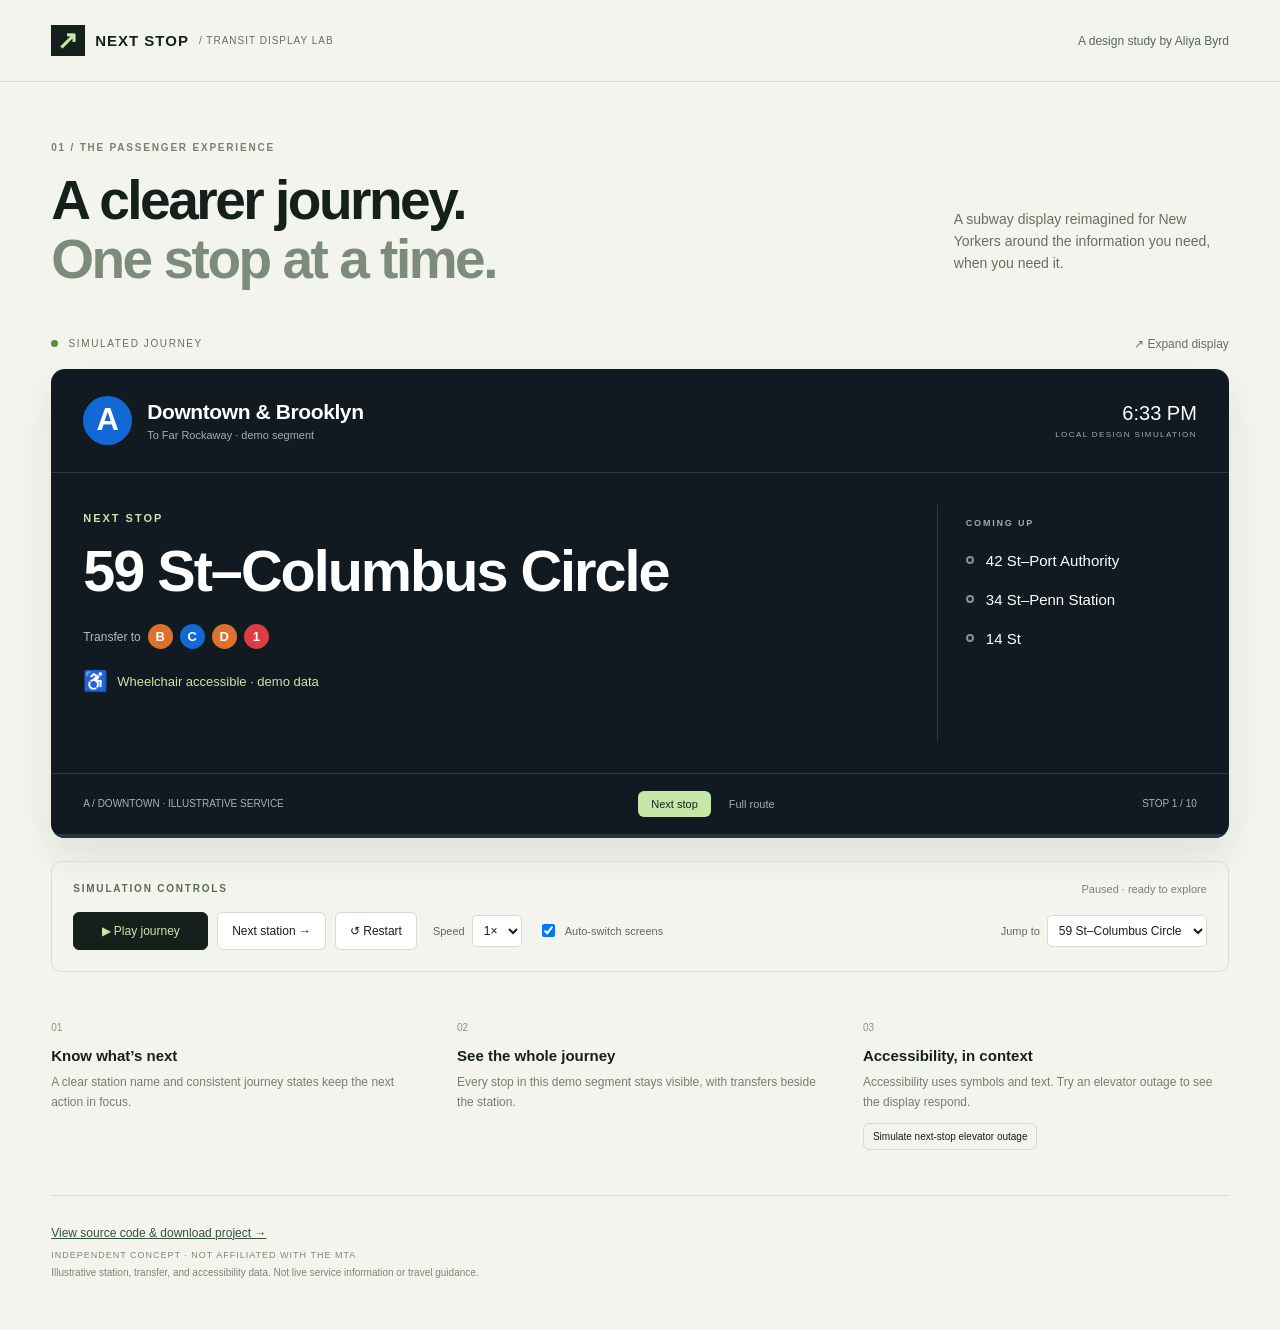
<file: index.html>
<!doctype html>
<html lang="en">
<head>
<meta charset="utf-8">
<meta name="viewport" content="width=device-width,initial-scale=1">
<title>Next Stop — Transit Display Simulation</title>
<meta name="description" content="An interactive subway display design study by Aliya Byrd">
<link rel="stylesheet" href="style.css">
</head>
<body>
<header class="mast">
<a href="./" class="brand">
<span class="mark">↗</span> NEXT STOP<span class="lab"> / TRANSIT DISPLAY LAB</span>
</a>
<span class="author">A design study by Aliya Byrd</span>
</header>
<main>
<div class="intro">
<div>
<p class="eyebrow">01 / THE PASSENGER EXPERIENCE</p>
<h1>A clearer journey.<br>
<span>One stop at a time.</span>
</h1>
</div>
<p class="lede">A subway display reimagined for New Yorkers around the information you need, when you need it.</p>
</div>
<div class="display-top">
<span>
<i>
</i> SIMULATED JOURNEY</span>
<button id="fullscreen">↗ Expand display</button>
</div>
<section class="screen" aria-label="Simulated passenger display">
<div class="screen-header">
<div class="direction">
<span class="line">A</span>
<div>
<strong>Downtown & Brooklyn</strong>
<small>To Far Rockaway · demo segment</small>
</div>
</div>
<div class="time">
<span id="clock">12:00 PM</span>
<small>LOCAL DESIGN SIMULATION</small>
</div>
</div>
<div class="view" id="focus">
<div class="next-info">
<p class="status" id="status">NEXT STOP</p>
<h2 id="station">
</h2>
<div id="connections">
</div>
<div id="access">
</div>
</div>
<aside>
<span class="eyebrow">COMING UP</span>
<div id="upcoming">
</div>
</aside>
</div>
<div class="route-view" id="route" hidden>
<div class="route-title">
<h2>Your route ahead</h2>
<span id="remaining">
</span>
</div>
<div id="route-stations">
</div>
</div>
<div class="screen-footer">
<span id="journey-label">
</span>
<div class="view-buttons">
<button id="focus-tab" aria-pressed="true">Next stop</button>
<button id="route-tab" aria-pressed="false">Full route</button>
</div>
<span id="stop-count">
</span>
</div>
<div class="progress">
<div id="progress-fill">
</div>
</div>
</section>
<section class="controls" aria-label="Simulation controls">
<div class="control-heading">
<span class="eyebrow">SIMULATION CONTROLS</span>
<span id="play-state">Paused · ready to explore</span>
</div>
<div class="control-row">
<button id="play" class="primary">▶ Play journey</button>
<button id="next">Next station →</button>
<button id="reset" aria-label="Restart journey">↺ Restart</button>
<label>Speed <select id="speed">
<option value="1">1×</option>
<option value="2">2×</option>
<option value="4">4×</option>
</select>
</label>
<label class="auto">
<input type="checkbox" id="auto" checked> Auto-switch screens</label>
<label class="jump">Jump to <select id="jump">
</select>
</label>
</div>
</section>
<section class="notes">
<div>
<span class="number">01</span>
<h3>Know what’s next</h3>
<p>A clear station name and consistent journey states keep the next action in focus.</p>
</div>
<div>
<span class="number">02</span>
<h3>See the whole journey</h3>
<p>Every stop in this demo segment stays visible, with transfers beside the station.</p>
</div>
<div>
<span class="number">03</span>
<h3>Accessibility, in context</h3>
<p>Accessibility uses symbols and text. Try an elevator outage to see the display respond.</p>
<button id="outage" aria-pressed="false">Simulate next-stop elevator outage</button>
</div>
</section>
<footer>
<a class="source-link" href="source.html">View source code &amp; download project →</a>
<br>
<br>INDEPENDENT CONCEPT · NOT AFFILIATED WITH THE MTA<p>Illustrative station, transfer, and accessibility data. Not live service information or travel guidance.</p>
</footer>
</main>
<script src="app.js">
</script>
</body>
</html>
</file>
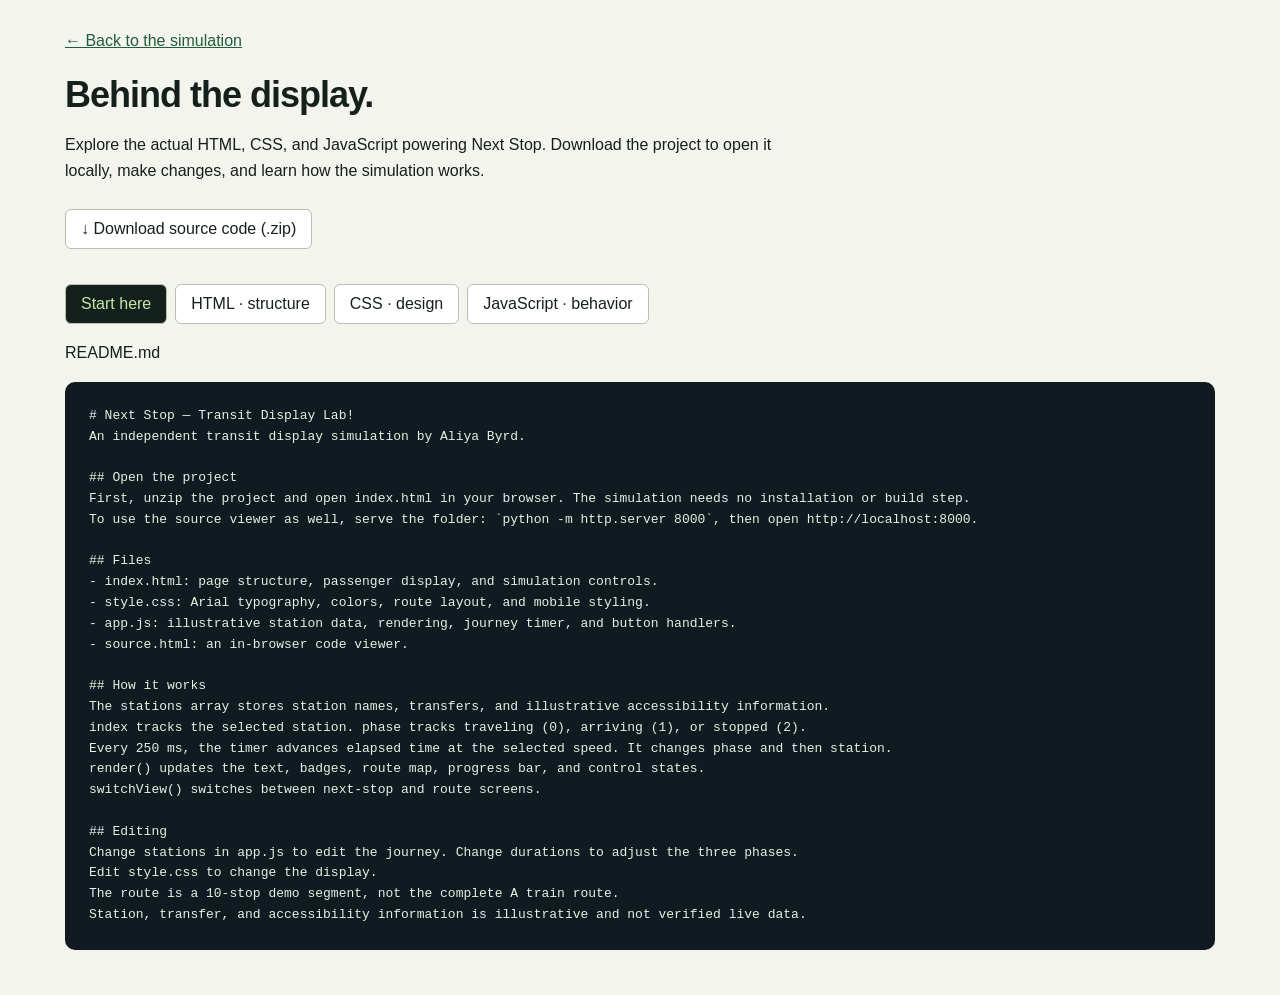
<file: source.html>
<!doctype html><html lang="en"><head><meta charset="utf-8"><meta name="viewport" content="width=device-width,initial-scale=1"><title>Source code — Next Stop</title><style>*{box-sizing:border-box}body{font-family:Arial,Helvetica,sans-serif;background:#f3f4ee;color:#15201d;margin:0;padding:32px 5%}main{max-width:1150px;margin:auto}a{color:#245d3b}h1{font-size:36px;letter-spacing:-1px;margin-bottom:12px}p{line-height:1.6;max-width:750px}nav{display:flex;gap:8px;flex-wrap:wrap;margin:25px 0 15px}button,.download{font:inherit;padding:10px 15px;border:1px solid #b5c1b3;border-radius:6px;background:white;color:#15201d;cursor:pointer}button[aria-pressed=true]{background:#15201d;color:#c5e8a8}pre{background:#101a20;color:#e6f0e4;padding:24px;border-radius:10px;overflow:auto;line-height:1.6;font:13px/1.6 monospace;tab-size:2;max-height:75vh}.download{display:inline-block;text-decoration:none;margin:10px 0}button:focus-visible,a:focus-visible{outline:3px solid #1268d4;outline-offset:3px}</style></head><body><main><a href="./">← Back to the simulation</a><h1>Behind the display.</h1><p>Explore the actual HTML, CSS, and JavaScript powering Next Stop. Download the project to open it locally, make changes, and learn how the simulation works.</p><a class="download" href="https://github.com/aliyabyrd/nextstop/archive/refs/heads/main.zip" download>↓ Download source code (.zip)</a><nav aria-label="Source files"><button data-file="README.md" aria-pressed="true">Start here</button><button data-file="index.html" aria-pressed="false">HTML · structure</button><button data-file="style.css" aria-pressed="false">CSS · design</button><button data-file="app.js" aria-pressed="false">JavaScript · behavior</button></nav><p id="file-label">README.md</p><pre><code id="code">Loading source…</code></pre></main><script>const code=document.getElementById('code');let request=0;async function show(file){const id=++request;document.getElementById('file-label').textContent=file;document.querySelectorAll('button[data-file]').forEach(b=>b.setAttribute('aria-pressed',b.dataset.file===file));code.textContent='Loading source…';try{const r=await fetch(file);if(!r.ok)throw Error();const text=await r.text();if(id===request)code.textContent=text;}catch(e){if(id===request)code.textContent='Could not load this file. Download the ZIP above to view the source locally.'}}document.querySelectorAll('button[data-file]').forEach(b=>b.onclick=()=>show(b.dataset.file));show('README.md');</script></body></html>
</file>
<file: style.css>
:root  {
  
  --ink:#15201d;
  
  --green:#c5e8a8;
  
  --muted:#727e76

}

*  {
  
  box-sizing:border-box

}

body  {
  
  margin:0;
  
  background:#f3f4ee;
  
  color:var(--ink);
  
  font-family:Arial,Helvetica,sans-serif

}

button,select  {
  
  font:inherit;
  
  cursor:pointer

}

button:focus-visible,select:focus-visible,input:focus-visible,a:focus-visible  {
  
  outline:3px solid #498aff;
  
  outline-offset:4px

}

button  {
  
  border:1px solid #d5dad2;
  
  background:transparent;
  
  color:inherit;
  
  border-radius:6px;
  
  padding:11px 15px

}

button:hover  {
  
  background:#e3e8dd

}

button:disabled  {
  
  opacity:.4;
  
  cursor:default

}

.mast  {
  
  padding:25px 4%;
  
  border-bottom:1px solid #d9dfd4;
  
  display:flex;
  
  align-items:center;
  
  justify-content:space-between

}

.brand  {
  
  text-decoration:none;
  
  color:inherit;
  
  font-weight:800;
  
  font-size:15px;
  
  letter-spacing:1px;
  
  display:flex;
  
  align-items:center;
  
  gap:10px

}

.mark  {
  
  background:var(--ink);
  
  color:var(--green);
  
  font-size:25px;
  
  padding:1px 6px

}

.lab  {
  
  font-size:10px;
  
  font-weight:400;
  
  color:#626e65

}

.author  {
  
  font-size:12px;
  
  color:#59665e

}

main  {
  
  max-width:1320px;
  
  margin:auto;
  
  padding:50px 4% 20px

}

.intro  {
  
  display:flex;
  
  justify-content:space-between;
  
  align-items:flex-end;
  
  margin-bottom:42px

}

.eyebrow  {
  
  font-size:10px;
  
  font-weight:bold;
  
  letter-spacing:1.8px;
  
  color:#758274

}

h1  {
  
  font-size:clamp(36px,4.3vw,59px);
  
  letter-spacing:-2.5px;
  
  line-height:1.07;
  
  margin:18px 0 0

}

h1 span  {
  
  color:#7d8b7a

}

.lede  {
  
  max-width:275px;
  
  font-size:14px;
  
  line-height:1.6;
  
  color:#657062

}

.display-top  {
  
  display:flex;
  
  justify-content:space-between;
  
  align-items:center;
  
  margin-bottom:12px;
  
  font-size:10px;
  
  letter-spacing:1.6px;
  
  color:#657062

}

.display-top i  {
  
  display:inline-block;
  
  width:7px;
  
  height:7px;
  
  background:#5d8c3d;
  
  border-radius:50%;
  
  margin-right:6px

}

.display-top button  {
  
  padding:6px 0;
  
  border:0;
  
  letter-spacing:0;
  
  font-size:12px

}

.screen  {
  
  background:#101a20;
  
  color:#fff;
  
  border-radius:14px;
  
  overflow:hidden;
  
  box-shadow:0 18px 35px #14271c16

}

.screen-header  {
  
  padding:27px 32px;
  
  border-bottom:1px solid #ffffff22;
  
  display:flex;
  
  justify-content:space-between;
  
  align-items:center

}

.direction  {
  
  display:flex;
  
  align-items:center;
  
  gap:15px

}

.line  {
  
  width:49px;
  
  height:49px;
  
  border-radius:50%;
  
  background:#1268d4;
  
  display:inline-flex;
  
  align-items:center;
  
  justify-content:center;
  
  font-size:31px;
  
  font-weight:bold

}

.direction strong  {
  
  font-size:21px;
  
  letter-spacing:-.4px

}

.screen small  {
  
  display:block;
  
  font-size:11px;
  
  color:#9caeb7;
  
  margin-top:5px

}

.time  {
  
  text-align:right;
  
  font-size:20px

}

.time small  {
  
  font-size:8px;
  
  letter-spacing:1.4px

}

.view  {
  
  min-height:300px;
  
  display:grid;
  
  grid-template-columns:1fr 260px;
  
  padding:32px

}

.next-info  {
  
  padding:7px 20px 8px 0

}

.status  {
  
  color:var(--green);
  
  font-size:11px;
  
  font-weight:bold;
  
  letter-spacing:2px;
  
  margin:0 0 17px

}

h2  {
  
  font-size:clamp(32px,4.5vw,62px);
  
  letter-spacing:-2px;
  
  line-height:1.05;
  
  margin:0 0 23px

}

.badges  {
  
  display:flex;
  
  align-items:center;
  
  gap:7px;
  
  flex-wrap:wrap;
  
  font-size:12px;
  
  color:#aebbc2

}

.badge  {
  
  width:25px;
  
  height:25px;
  
  border-radius:50%;
  
  display:inline-flex;
  
  align-items:center;
  
  justify-content:center;
  
  background:#df712e;
  
  color:#fff;
  
  font-size:13px;
  
  font-weight:bold

}

.badge.blue  {
  
  background:#1268d4

}

.badge.red  {
  
  background:#dc3d43

}

.badge.gray  {
  
  background:#707d82

}

.access  {
  
  margin-top:20px;
  
  display:inline-flex;
  
  align-items:center;
  
  gap:9px;
  
  color:#c5e8a8;
  
  font-size:13px

}

.access.warning  {
  
  color:#ffce83

}

.access.unknown  {
  
  color:#aebbc2

}

.access-icon  {
  
  font-size:20px

}

aside  {
  
  padding:7px 0 0 28px;
  
  border-left:1px solid #ffffff22

}

aside .eyebrow  {
  
  color:#9cacb4;
  
  font-size:9px

}

.up-stop  {
  
  padding-top:22px;
  
  font-size:15px;
  
  display:flex;
  
  align-items:center;
  
  gap:12px

}

.up-dot  {
  
  width:8px;
  
  height:8px;
  
  border:2px solid #7f939e;
  
  border-radius:50%

}

.screen-footer  {
  
  padding:17px 32px;
  
  border-top:1px solid #ffffff22;
  
  display:flex;
  
  align-items:center;
  
  justify-content:space-between;
  
  gap:10px;
  
  color:#a4b3bb;
  
  font-size:10px

}

.view-buttons  {
  
  display:flex;
  
  gap:5px

}

.view-buttons button  {
  
  padding:7px 13px;
  
  border:0;
  
  font-size:11px;
  
  color:#9eafb8

}

.view-buttons button[aria-pressed=true]  {
  
  background:#c5e8a8;
  
  color:#15201d

}

.progress  {
  
  height:4px;
  
  background:#26343c

}

.progress>div  {
  
  height:100%;
  
  background:var(--green);
  
  transition:width .6s

}

.route-view  {
  
  padding:24px 32px;
  
  min-height:300px

}

.route-title  {
  
  display:flex;
  
  align-items:center;
  
  justify-content:space-between;
  
  margin-bottom:19px

}

.route-title h2  {
  
  font-size:24px;
  
  letter-spacing:-.7px;
  
  margin:0

}

.route-title span  {
  
  font-size:11px;
  
  color:#aebbc2

}

#route-stations  {
  
  display:grid;
  
  grid-template-columns:1fr 1fr;
  
  gap:0 35px

}

.route-stop  {
  
  display:flex;
  
  gap:13px;
  
  min-height:55px;
  
  position:relative

}

.rail  {
  
  width:15px;
  
  position:relative;
  
  flex-shrink:0

}

.rail:before  {
  
  content:'';
  
  position:absolute;
  
  left:6px;
  
  width:3px;
  
  height:100%;
  
  background:#3979cf

}

.rail:after  {
  
  content:'';
  
  position:absolute;
  
  top:7px;
  
  width:11px;
  
  height:11px;
  
  border:2px solid #3979cf;
  
  background:#101a20;
  
  border-radius:50%

}

.route-stop.active .rail:after  {
  
  background:var(--green);
  
  border-color:var(--green)

}

.route-stop.passed  {
  
  opacity:.44

}

.route-stop strong  {
  
  font-size:13px;
  
  font-weight:500

}

.route-stop.active strong  {
  
  color:var(--green);
  
  font-weight:bold

}

.route-meta  {
  
  display:flex;
  
  align-items:center;
  
  gap:5px;
  
  margin:5px 0 10px;
  
  font-size:9px;
  
  color:#aebbc2

}

.route-meta .badge  {
  
  width:17px;
  
  height:17px;
  
  font-size:9px

}

.controls  {
  
  border:1px solid #d9dfd4;
  
  border-radius:10px;
  
  margin-top:23px;
  
  padding:21px

}

.control-heading  {
  
  display:flex;
  
  justify-content:space-between;
  
  margin-bottom:17px

}

.control-heading .eyebrow  {
  
  color:#5b6959

}

.control-heading>span:last-child  {
  
  font-size:11px;
  
  color:#778174

}

.control-row  {
  
  display:flex;
  
  align-items:center;
  
  gap:9px;
  
  flex-wrap:wrap

}

.control-row button  {
  
  font-size:12px;
  
  padding:11px 14px;
  
  background:#fff

}

.control-row .primary  {
  
  background:var(--ink);
  
  color:var(--green);
  
  border-color:var(--ink);
  
  min-width:135px

}

.control-row label  {
  
  display:flex;
  
  align-items:center;
  
  gap:7px;
  
  font-size:11px;
  
  color:#5e6a5c;
  
  margin-left:7px

}

select  {
  
  border:1px solid #d5dad2;
  
  background:#fff;
  
  border-radius:5px;
  
  padding:7px;
  
  font-size:12px;
  
  color:var(--ink)

}

.jump  {
  
  margin-left:auto!important

}

.notes  {
  
  display:grid;
  
  grid-template-columns:repeat(3,1fr);
  
  gap:40px;
  
  padding:45px 0;
  
  border-bottom:1px solid #d9dfd4

}

.number  {
  
  font-size:10px;
  
  color:#889583

}

h3  {
  
  font-size:15px;
  
  margin:12px 0 8px

}

.notes p  {
  
  font-size:12px;
  
  line-height:1.7;
  
  color:#74806f;
  
  margin:0

}

.notes button  {
  
  font-size:10px;
  
  padding:7px 9px;
  
  margin-top:10px

}

.notes button[aria-pressed=true]  {
  
  background:#f6dfb4

}

footer  {
  
  padding:22px 0;
  
  font-size:9px;
  
  letter-spacing:1px;
  
  color:#7c8777

}

footer p  {
  
  letter-spacing:0;
  
  margin-top:7px;
  
  font-size:10px

}

.screen:fullscreen  {
  
  border-radius:0;
  
  display:flex;
  
  flex-direction:column;
  
  justify-content:center

}

.screen:fullscreen .view  {
  
  flex:1;
  
  align-items:center

}

.screen:fullscreen h2  {
  
  font-size:7vw

}

[hidden]  {
  
  display:none!important

}

@media(max-width:700px)  {
  
  .lab,.author  {
  
  display:none

}

main  {
  
  padding-top:28px

}

.intro  {
  
  display:block;
  
  margin-bottom:28px

}

.lede  {
  
  margin-top:20px;
  
  max-width:330px

}

.screen-header  {
  
  padding:20px

}

.direction strong  {
  
  font-size:16px

}

.direction small  {
  
  font-size:9px

}

.time  {
  
  font-size:14px

}

.time small  {
  
  display:none

}

.line  {
  
  width:38px;
  
  height:38px;
  
  font-size:25px

}

.view  {
  
  padding:25px 20px;
  
  grid-template-columns:1fr;
  
  min-height:330px

}

aside  {
  
  border:0;
  
  border-top:1px solid #ffffff22;
  
  padding:15px 0 0;
  
  margin-top:25px

}

#upcoming  {
  
  display:flex;
  
  gap:20px;
  
  flex-wrap:wrap

}

.up-stop  {
  
  padding-top:12px;
  
  font-size:12px;
  
  gap:6px

}

.screen-footer  {
  
  padding:14px 15px;
  
  flex-wrap:wrap

}

.screen-footer>span:first-child  {
  
  width:100%

}

.route-view  {
  
  padding:25px 20px

}

#route-stations  {
  
  grid-template-columns:1fr

}

.notes  {
  
  grid-template-columns:1fr;
  
  gap:25px

}

.control-row label.jump  {
  
  margin-left:7px!important

}

.control-heading  {
  
  gap:15px

}

.control-heading>span:last-child  {
  
  font-size:10px

}

.control-row label  {
  
  min-height:35px

}



}


@media(min-width:701px)  {
  
  #route-stations  {
  
  grid-auto-flow:column;
  
  grid-template-rows:repeat(5,auto)

}

.route-stop:nth-child(5) .rail:before,.route-stop:last-child .rail:before  {
  
  height:16px

}



}



/* Use Arial consistently, including controls and the source viewer. */
html, body, button, select, input, textarea   {
  
   font-family: Arial, Helvetica, sans-serif;
  
   

}


.source-link   {
  
   color: #345137;
  
   display: inline-block;
  
   margin-top: 8px;
  
   font-size: 12px;
  
   letter-spacing: 0;
  
   

}



/* Use Arial consistently, including controls and the source viewer. */
html, body, button, select, input, textarea  {
   font-family: Arial, Helvetica, sans-serif;
   
}

.source-link  {
   color: #345137;
   display: inline-block;
   margin-top: 8px;
   font-size: 12px;
   letter-spacing: 0;
   
}
</file>
